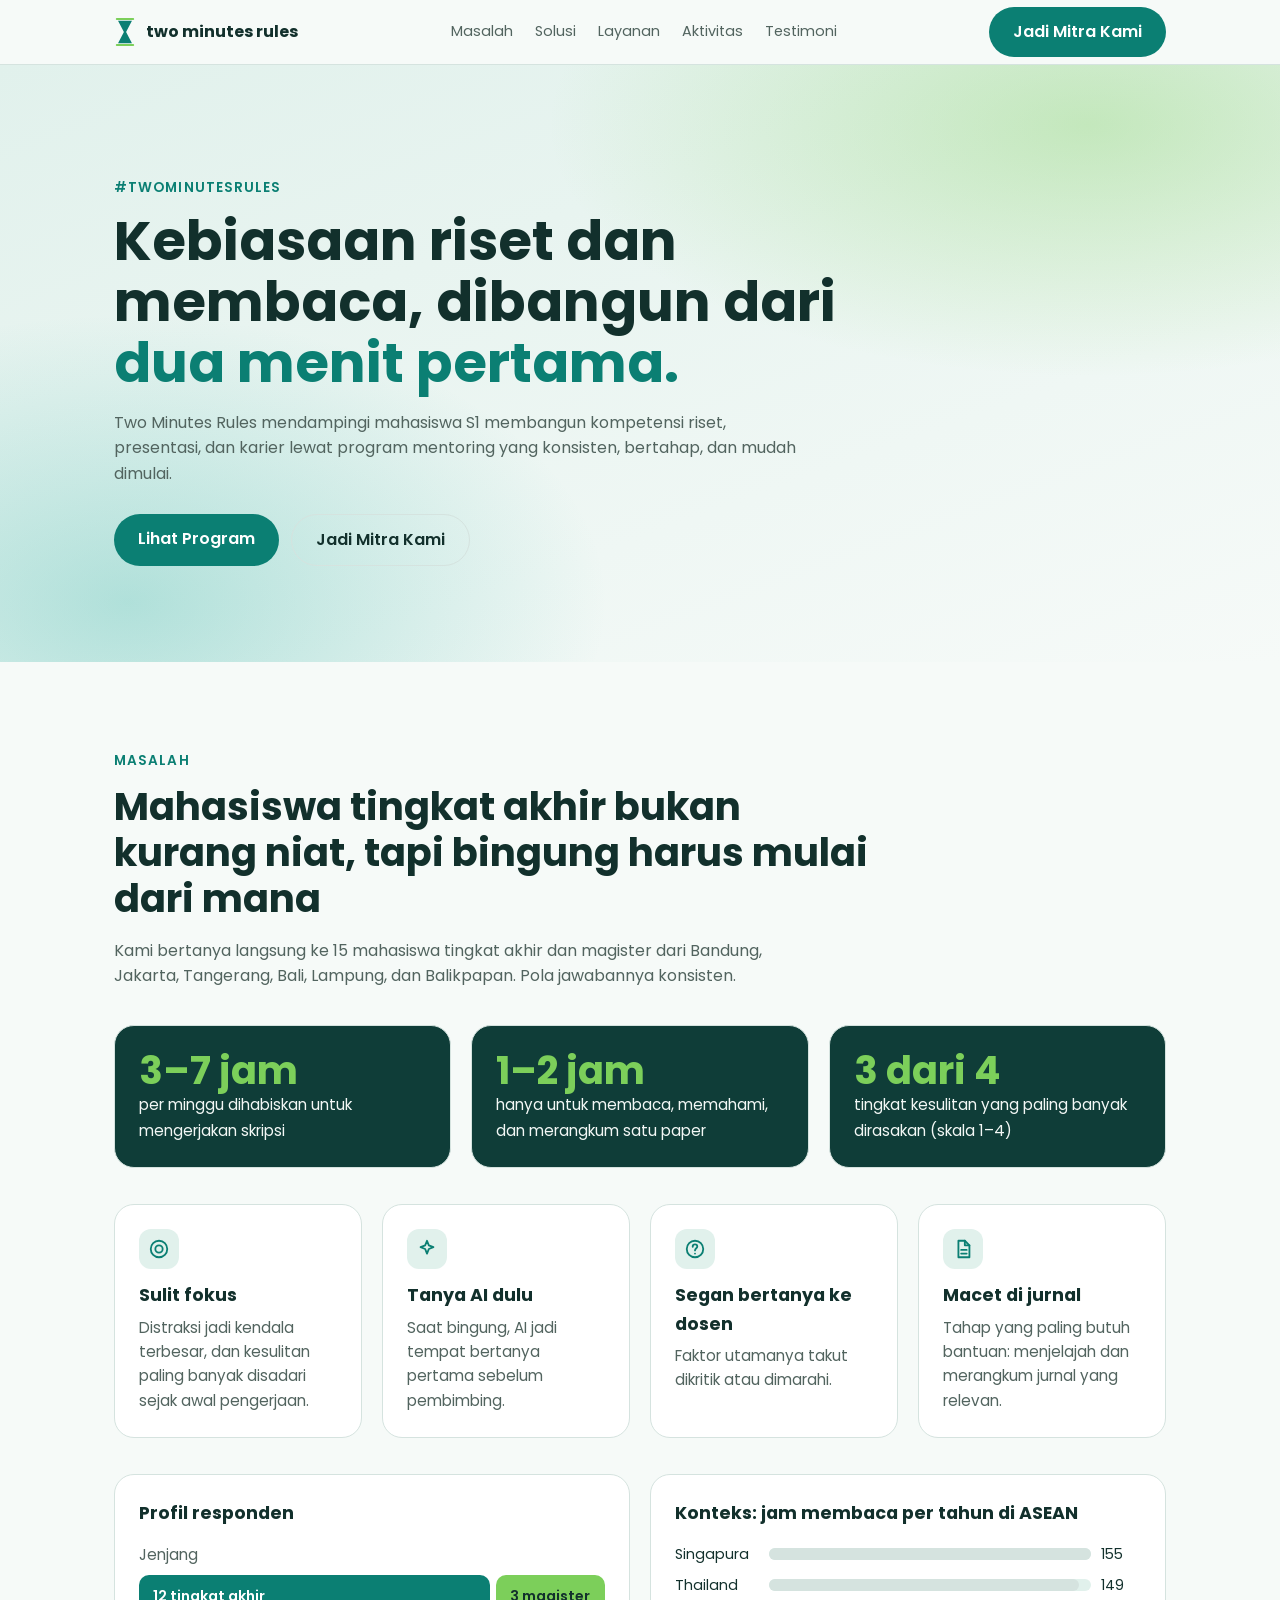
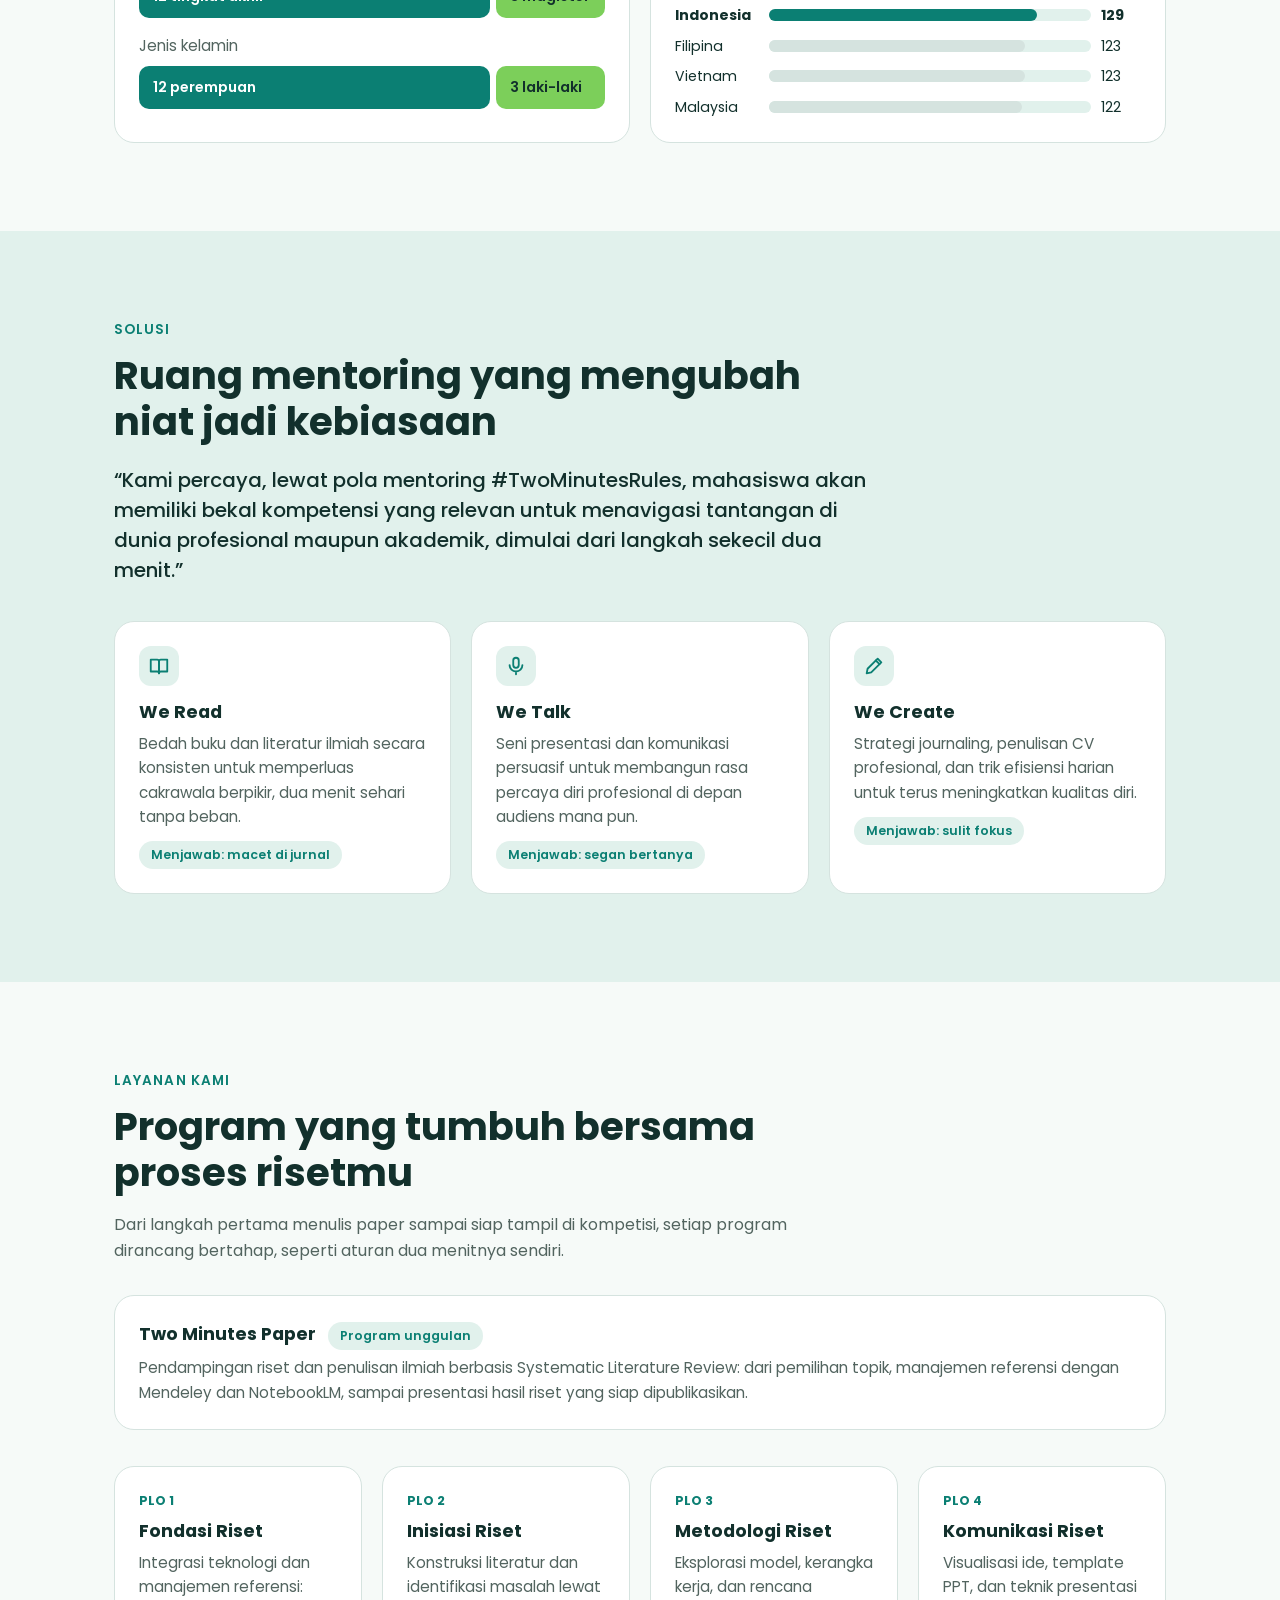
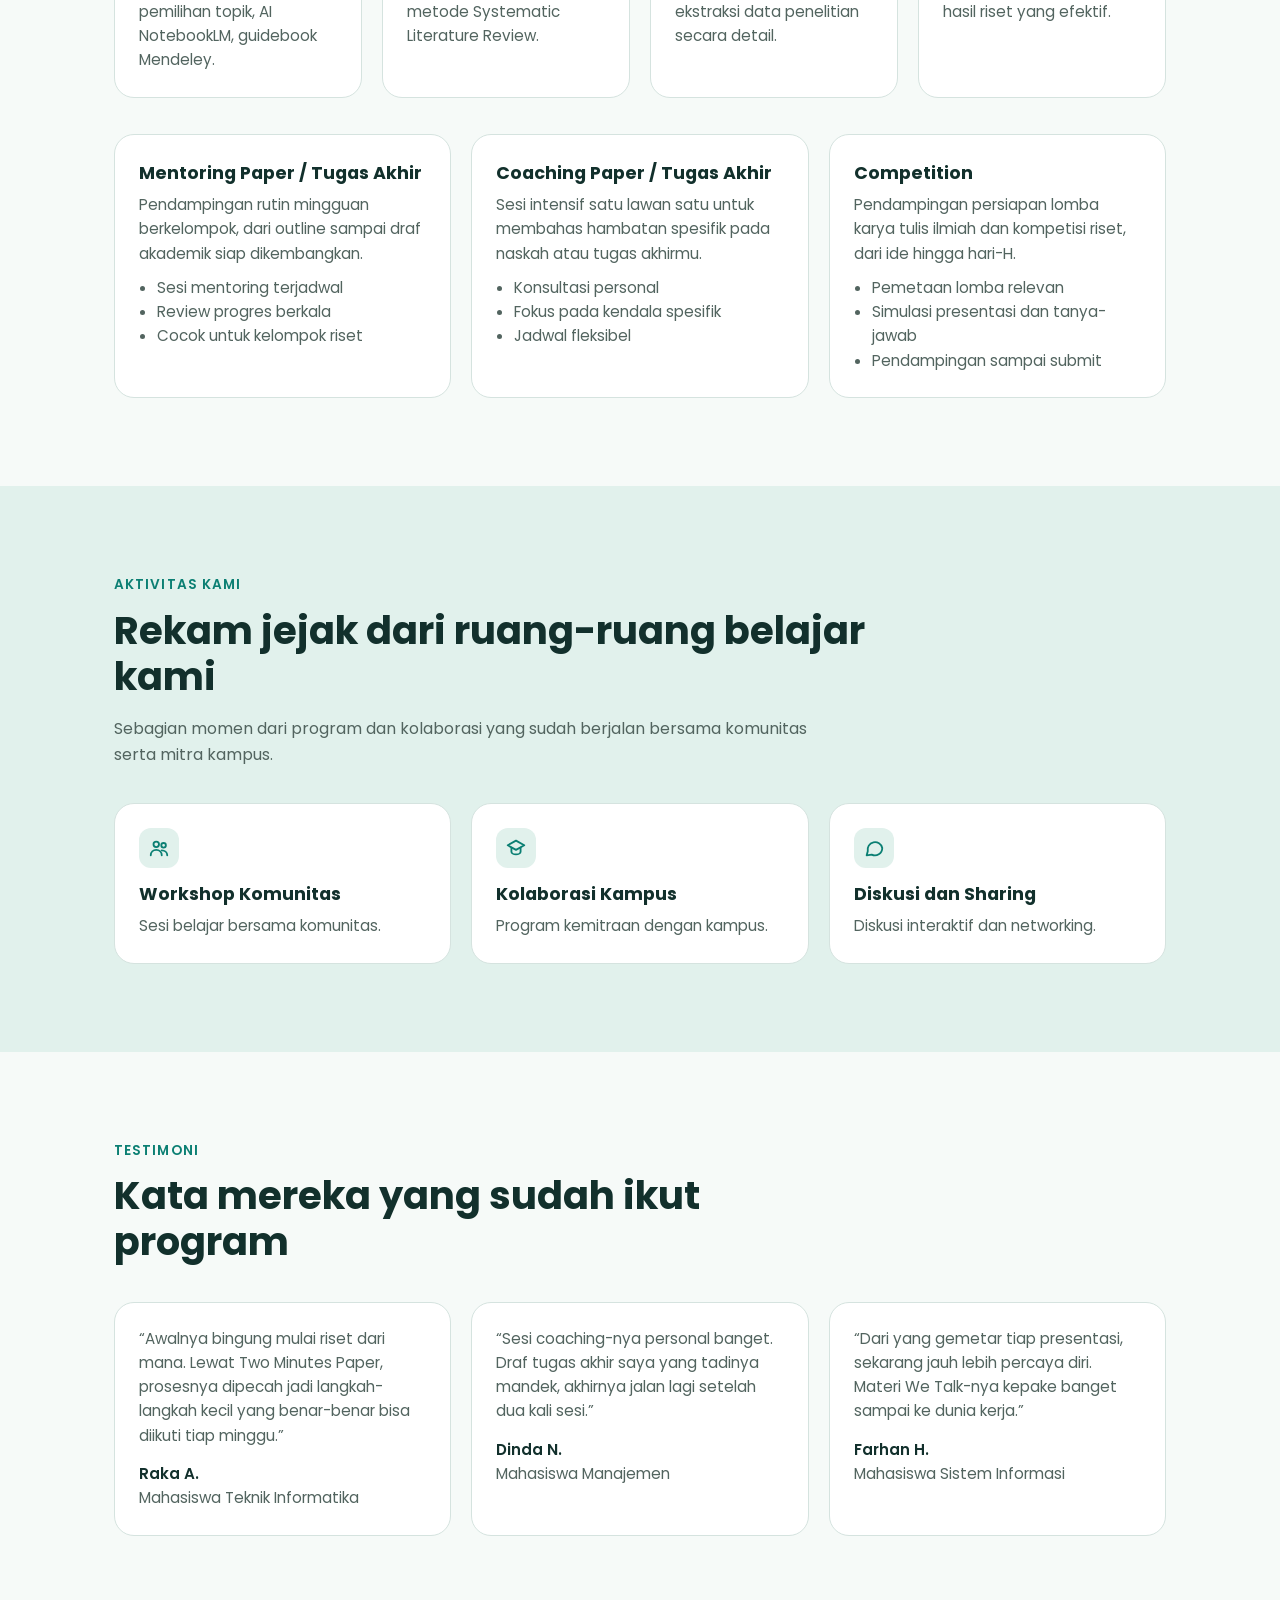
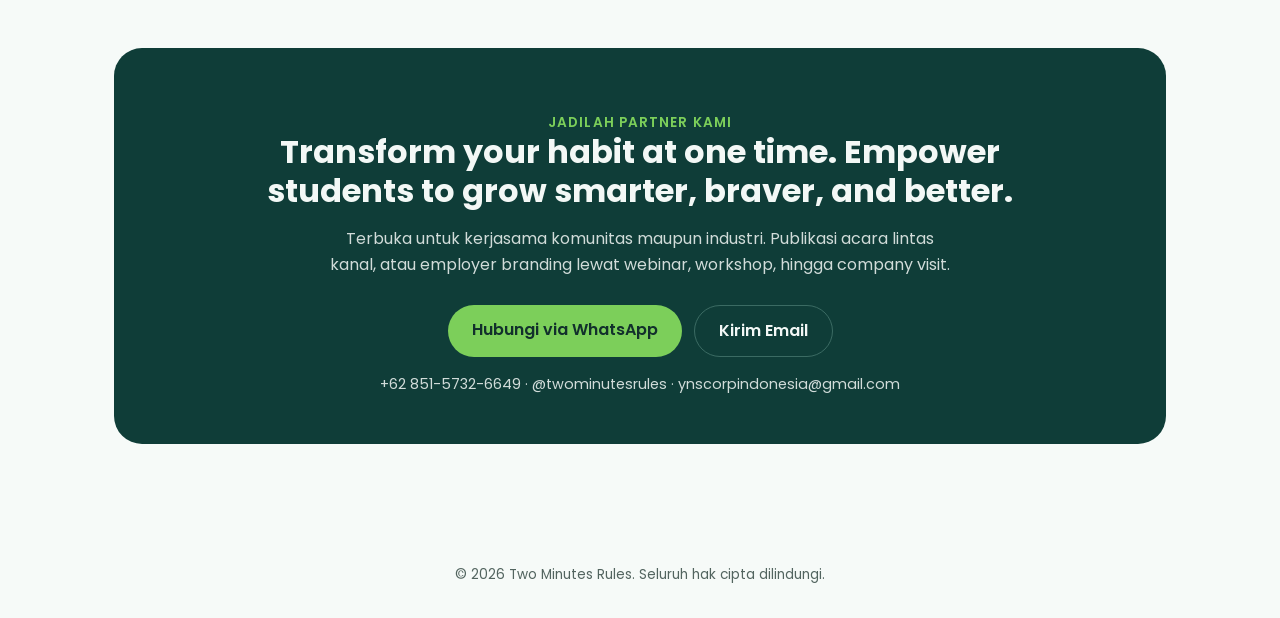
<file: index.html>
<!doctype html>
<html lang="id">
  <head>
    <meta charset="utf-8" />
    <meta
      name="viewport"
      content="width=device-width, initial-scale=1, viewport-fit=cover"
    />
    <title>Two Minutes Rules — Your Productivity Friend</title>
    <link rel="preconnect" href="https://fonts.googleapis.com" />
    <link
      rel="stylesheet"
      href="https://fonts.googleapis.com/css2?family=Poppins:wght@400;500;600;700&display=swap"
    />
    <link rel="stylesheet" href="index.css" />
  </head>
  <body>
    <header>
      <div class="w nav">
        <a class="logo" href="#top"
          ><svg width="22" height="30" viewBox="0 0 120 160" aria-hidden="true">
            <rect x="10" y="4" width="100" height="10" rx="5" fill="#7ccf5a" />
            <rect
              x="10"
              y="146"
              width="100"
              height="10"
              rx="5"
              fill="#7ccf5a"
            />
            <path d="M22 18H98L66 80L98 142H22L54 80Z" fill="#0b7f73" /></svg
          >two minutes rules</a
        >
        <nav>
          <a href="#masalah">Masalah</a><a href="#solusi">Solusi</a
          ><a href="#layanan">Layanan</a><a href="#aktivitas">Aktivitas</a
          ><a href="#testimoni">Testimoni</a>
        </nav>
        <a class="btn" href="#kontak">Jadi Mitra Kami</a>
      </div>
    </header>

    <main id="top">
      <section class="hero">
        <div class="w">
          <div>
            <p class="tag">#TwoMinutesRules</p>
            <h1>
              Kebiasaan riset dan membaca, dibangun dari
              <em>dua menit pertama.</em>
            </h1>
            <p class="lead">
              Two Minutes Rules mendampingi mahasiswa S1 membangun kompetensi
              riset, presentasi, dan karier lewat program mentoring yang
              konsisten, bertahap, dan mudah dimulai.
            </p>
            <div class="cta">
              <a class="btn" href="#layanan">Lihat Program</a
              ><a class="btn o" href="#kontak">Jadi Mitra Kami</a>
            </div>
          </div>
        </div>
      </section>

      <section id="masalah">
        <div class="w">
          <p class="tag">Masalah</p>
          <h2>
            Mahasiswa tingkat akhir bukan kurang niat, tapi bingung harus mulai
            dari mana
          </h2>
          <p class="lead">
            Kami bertanya langsung ke 15 mahasiswa tingkat akhir dan magister
            dari Bandung, Jakarta, Tangerang, Bali, Lampung, dan Balikpapan.
            Pola jawabannya konsisten.
          </p>
          <div class="g3">
            <div class="st">
              <b>3–7 jam</b
              ><span>per minggu dihabiskan untuk mengerjakan skripsi</span>
            </div>
            <div class="st">
              <b>1–2 jam</b
              ><span
                >hanya untuk membaca, memahami, dan merangkum satu paper</span
              >
            </div>
            <div class="st">
              <b>3 dari 4</b
              ><span
                >tingkat kesulitan yang paling banyak dirasakan (skala
                1–4)</span
              >
            </div>
          </div>
          <div class="g4">
            <div class="card">
              <div class="ico">
                <svg viewBox="0 0 24 24" aria-hidden="true">
                  <circle cx="12" cy="12" r="9" />
                  <circle cx="12" cy="12" r="4" />
                </svg>
              </div>
              <h4>Sulit fokus</h4>
              <p>
                Distraksi jadi kendala terbesar, dan kesulitan paling banyak
                disadari sejak awal pengerjaan.
              </p>
            </div>
            <div class="card">
              <div class="ico">
                <svg viewBox="0 0 24 24" aria-hidden="true">
                  <path d="M12 3l2 5 5 2-5 2-2 5-2-5-5-2 5-2z" />
                </svg>
              </div>
              <h4>Tanya AI dulu</h4>
              <p>
                Saat bingung, AI jadi tempat bertanya pertama sebelum
                pembimbing.
              </p>
            </div>
            <div class="card">
              <div class="ico">
                <svg viewBox="0 0 24 24" aria-hidden="true">
                  <circle cx="12" cy="12" r="9" />
                  <path
                    d="M9.5 9.5a2.5 2.5 0 115 0c0 1.5-2.5 2-2.5 4M12 17h.01"
                  />
                </svg>
              </div>
              <h4>Segan bertanya ke dosen</h4>
              <p>Faktor utamanya takut dikritik atau dimarahi.</p>
            </div>
            <div class="card">
              <div class="ico">
                <svg viewBox="0 0 24 24" aria-hidden="true">
                  <path d="M7 3h7l5 5v13H7z" />
                  <path d="M14 3v5h5M10 13h6M10 17h6" />
                </svg>
              </div>
              <h4>Macet di jurnal</h4>
              <p>
                Tahap yang paling butuh bantuan: menjelajah dan merangkum jurnal
                yang relevan.
              </p>
            </div>
          </div>
          <div class="g2">
            <div class="card">
              <h4>Profil responden</h4>
              <p class="lb">Jenjang</p>
              <div class="bar">
                <span class="b1" style="flex: 12">12 tingkat akhir</span
                ><span class="b2" style="flex: 3">3 magister</span>
              </div>
              <p class="lb">Jenis kelamin</p>
              <div class="bar">
                <span class="b1" style="flex: 12">12 perempuan</span
                ><span class="b2" style="flex: 3">3 laki-laki</span>
              </div>
            </div>
            <div class="card">
              <h4>Konteks: jam membaca per tahun di ASEAN</h4>
              <div class="chart" id="ch"></div>
            </div>
          </div>
        </div>
      </section>

      <section id="solusi" class="alt">
        <div class="w">
          <p class="tag">Solusi</p>
          <h2>Ruang mentoring yang mengubah niat jadi kebiasaan</h2>
          <p class="q" style="margin-top: 20px">
            “Kami percaya, lewat pola mentoring #TwoMinutesRules, mahasiswa akan
            memiliki bekal kompetensi yang relevan untuk menavigasi tantangan di
            dunia profesional maupun akademik, dimulai dari langkah sekecil dua
            menit.”
          </p>
          <div class="g3">
            <div class="card">
              <div class="ico">
                <svg viewBox="0 0 24 24" aria-hidden="true">
                  <path d="M3 5h7a2 2 0 012 2v13a2 2 0 00-2-2H3z" />
                  <path d="M21 5h-7a2 2 0 00-2 2v13a2 2 0 012-2h7z" />
                </svg>
              </div>
              <h3>We Read</h3>
              <p>
                Bedah buku dan literatur ilmiah secara konsisten untuk
                memperluas cakrawala berpikir, dua menit sehari tanpa beban.
              </p>
              <span class="chip">Menjawab: macet di jurnal</span>
            </div>
            <div class="card">
              <div class="ico">
                <svg viewBox="0 0 24 24" aria-hidden="true">
                  <rect x="9" y="3" width="6" height="11" rx="3" />
                  <path d="M5 11a7 7 0 0014 0M12 18v3" />
                </svg>
              </div>
              <h3>We Talk</h3>
              <p>
                Seni presentasi dan komunikasi persuasif untuk membangun rasa
                percaya diri profesional di depan audiens mana pun.
              </p>
              <span class="chip">Menjawab: segan bertanya</span>
            </div>
            <div class="card">
              <div class="ico">
                <svg viewBox="0 0 24 24" aria-hidden="true">
                  <path d="M4 20l1-5L16 4l4 4L9 19z" />
                  <path d="M14 6l4 4" />
                </svg>
              </div>
              <h3>We Create</h3>
              <p>
                Strategi journaling, penulisan CV profesional, dan trik
                efisiensi harian untuk terus meningkatkan kualitas diri.
              </p>
              <span class="chip">Menjawab: sulit fokus</span>
            </div>
          </div>
        </div>
      </section>

      <section id="layanan">
        <div class="w">
          <p class="tag">Layanan Kami</p>
          <h2>Program yang tumbuh bersama proses risetmu</h2>
          <p class="lead">
            Dari langkah pertama menulis paper sampai siap tampil di kompetisi,
            setiap program dirancang bertahap, seperti aturan dua menitnya
            sendiri.
          </p>
          <div class="card" style="margin-top: 32px">
            <h3>
              Two Minutes Paper
              <span class="chip" style="margin: 0 0 0 8px"
                >Program unggulan</span
              >
            </h3>
            <p>
              Pendampingan riset dan penulisan ilmiah berbasis Systematic
              Literature Review: dari pemilihan topik, manajemen referensi
              dengan Mendeley dan NotebookLM, sampai presentasi hasil riset yang
              siap dipublikasikan.
            </p>
          </div>
          <div class="g4 steps">
            <div class="card">
              <h4>Fondasi Riset</h4>
              <p>
                Integrasi teknologi dan manajemen referensi: pemilihan topik, AI
                NotebookLM, guidebook Mendeley.
              </p>
            </div>
            <div class="card">
              <h4>Inisiasi Riset</h4>
              <p>
                Konstruksi literatur dan identifikasi masalah lewat metode
                Systematic Literature Review.
              </p>
            </div>
            <div class="card">
              <h4>Metodologi Riset</h4>
              <p>
                Eksplorasi model, kerangka kerja, dan rencana ekstraksi data
                penelitian secara detail.
              </p>
            </div>
            <div class="card">
              <h4>Komunikasi Riset</h4>
              <p>
                Visualisasi ide, template PPT, dan teknik presentasi hasil riset
                yang efektif.
              </p>
            </div>
          </div>
          <div class="g3">
            <div class="card">
              <h3>Mentoring Paper / Tugas Akhir</h3>
              <p>
                Pendampingan rutin mingguan berkelompok, dari outline sampai
                draf akademik siap dikembangkan.
              </p>
              <ul>
                <li>Sesi mentoring terjadwal</li>
                <li>Review progres berkala</li>
                <li>Cocok untuk kelompok riset</li>
              </ul>
            </div>
            <div class="card">
              <h3>Coaching Paper / Tugas Akhir</h3>
              <p>
                Sesi intensif satu lawan satu untuk membahas hambatan spesifik
                pada naskah atau tugas akhirmu.
              </p>
              <ul>
                <li>Konsultasi personal</li>
                <li>Fokus pada kendala spesifik</li>
                <li>Jadwal fleksibel</li>
              </ul>
            </div>
            <div class="card">
              <h3>Competition</h3>
              <p>
                Pendampingan persiapan lomba karya tulis ilmiah dan kompetisi
                riset, dari ide hingga hari-H.
              </p>
              <ul>
                <li>Pemetaan lomba relevan</li>
                <li>Simulasi presentasi dan tanya-jawab</li>
                <li>Pendampingan sampai submit</li>
              </ul>
            </div>
          </div>
        </div>
      </section>

      <section id="aktivitas" class="alt">
        <div class="w">
          <p class="tag">Aktivitas Kami</p>
          <h2>Rekam jejak dari ruang-ruang belajar kami</h2>
          <p class="lead">
            Sebagian momen dari program dan kolaborasi yang sudah berjalan
            bersama komunitas serta mitra kampus.
          </p>
          <div class="g3">
            <div class="card">
              <div class="ico">
                <svg viewBox="0 0 24 24" aria-hidden="true">
                  <circle cx="9" cy="8" r="3" />
                  <circle cx="17" cy="9" r="2.5" />
                  <path
                    d="M3 20c0-3.5 2.7-6 6-6s6 2.5 6 6M15 14.5c3 0 6 2 6 5.5"
                  />
                </svg>
              </div>
              <h3>Workshop Komunitas</h3>
              <p>Sesi belajar bersama komunitas.</p>
            </div>
            <div class="card">
              <div class="ico">
                <svg viewBox="0 0 24 24" aria-hidden="true">
                  <path d="M3 9l9-5 9 5-9 5z" />
                  <path d="M7 11.5V16c0 1.5 2.2 3 5 3s5-1.5 5-3v-4.5" />
                </svg>
              </div>
              <h3>Kolaborasi Kampus</h3>
              <p>Program kemitraan dengan kampus.</p>
            </div>
            <div class="card">
              <div class="ico">
                <svg viewBox="0 0 24 24" aria-hidden="true">
                  <path
                    d="M21 12a8 8 0 01-11.5 7.2L4 20l1.2-4.5A8 8 0 1121 12z"
                  />
                </svg>
              </div>
              <h3>Diskusi dan Sharing</h3>
              <p>Diskusi interaktif dan networking.</p>
            </div>
          </div>
        </div>
      </section>

      <section id="testimoni">
        <div class="w">
          <p class="tag">Testimoni</p>
          <h2>Kata mereka yang sudah ikut program</h2>
          <div class="g3">
            <div class="card">
              <p>
                “Awalnya bingung mulai riset dari mana. Lewat Two Minutes Paper,
                prosesnya dipecah jadi langkah-langkah kecil yang benar-benar
                bisa diikuti tiap minggu.”
              </p>
              <p style="margin-top: 14px; color: var(--ink); font-weight: 600">
                Raka A.
              </p>
              <p>Mahasiswa Teknik Informatika</p>
            </div>
            <div class="card">
              <p>
                “Sesi coaching-nya personal banget. Draf tugas akhir saya yang
                tadinya mandek, akhirnya jalan lagi setelah dua kali sesi.”
              </p>
              <p style="margin-top: 14px; color: var(--ink); font-weight: 600">
                Dinda N.
              </p>
              <p>Mahasiswa Manajemen</p>
            </div>
            <div class="card">
              <p>
                “Dari yang gemetar tiap presentasi, sekarang jauh lebih percaya
                diri. Materi We Talk-nya kepake banget sampai ke dunia kerja.”
              </p>
              <p style="margin-top: 14px; color: var(--ink); font-weight: 600">
                Farhan H.
              </p>
              <p>Mahasiswa Sistem Informasi</p>
            </div>
          </div>
        </div>
      </section>

      <section id="kontak" style="padding-top: 24px">
        <div class="w">
          <div class="ft">
            <p class="tag" style="color: var(--lm)">Jadilah Partner Kami</p>
            <h2>
              Transform your habit at one time. Empower students to grow
              smarter, braver, and better.
            </h2>
            <p>
              Terbuka untuk kerjasama komunitas maupun industri. Publikasi acara
              lintas kanal, atau employer branding lewat webinar, workshop,
              hingga company visit.
            </p>
            <div class="cta" style="justify-content: center">
              <a class="btn" href="https://wa.me/6285157326649"
                >Hubungi via WhatsApp</a
              ><a class="btn o" href="mailto:ynscorpindonesia@gmail.com"
                >Kirim Email</a
              >
            </div>
            <p style="font-size: 0.9rem">
              +62 851-5732-6649 ·
              <a href="https://instagram.com/twominutesrules"
                >@twominutesrules</a
              >
              · ynscorpindonesia@gmail.com
            </p>
          </div>
        </div>
      </section>
    </main>
    <footer>© 2026 Two Minutes Rules. Seluruh hak cipta dilindungi.</footer>
    <script src="index.js"></script>
  </body>
</html>
</file>
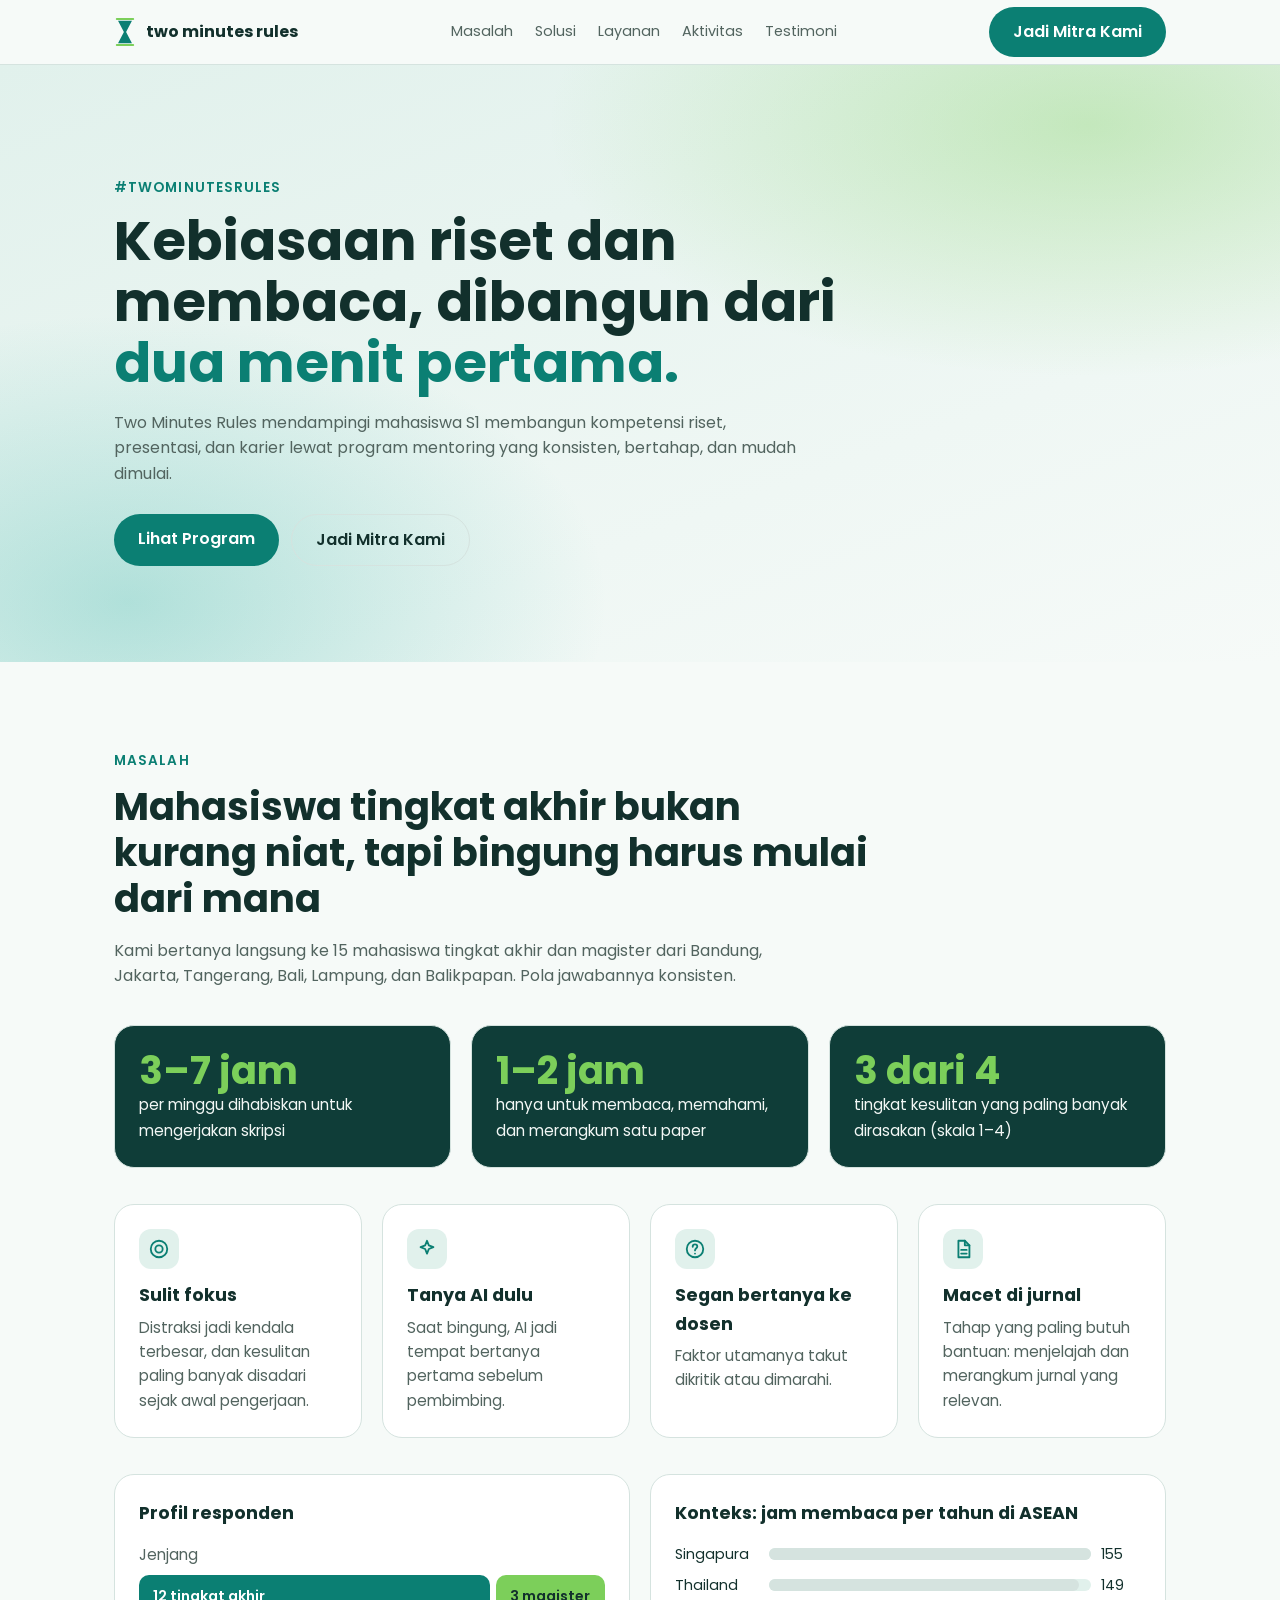
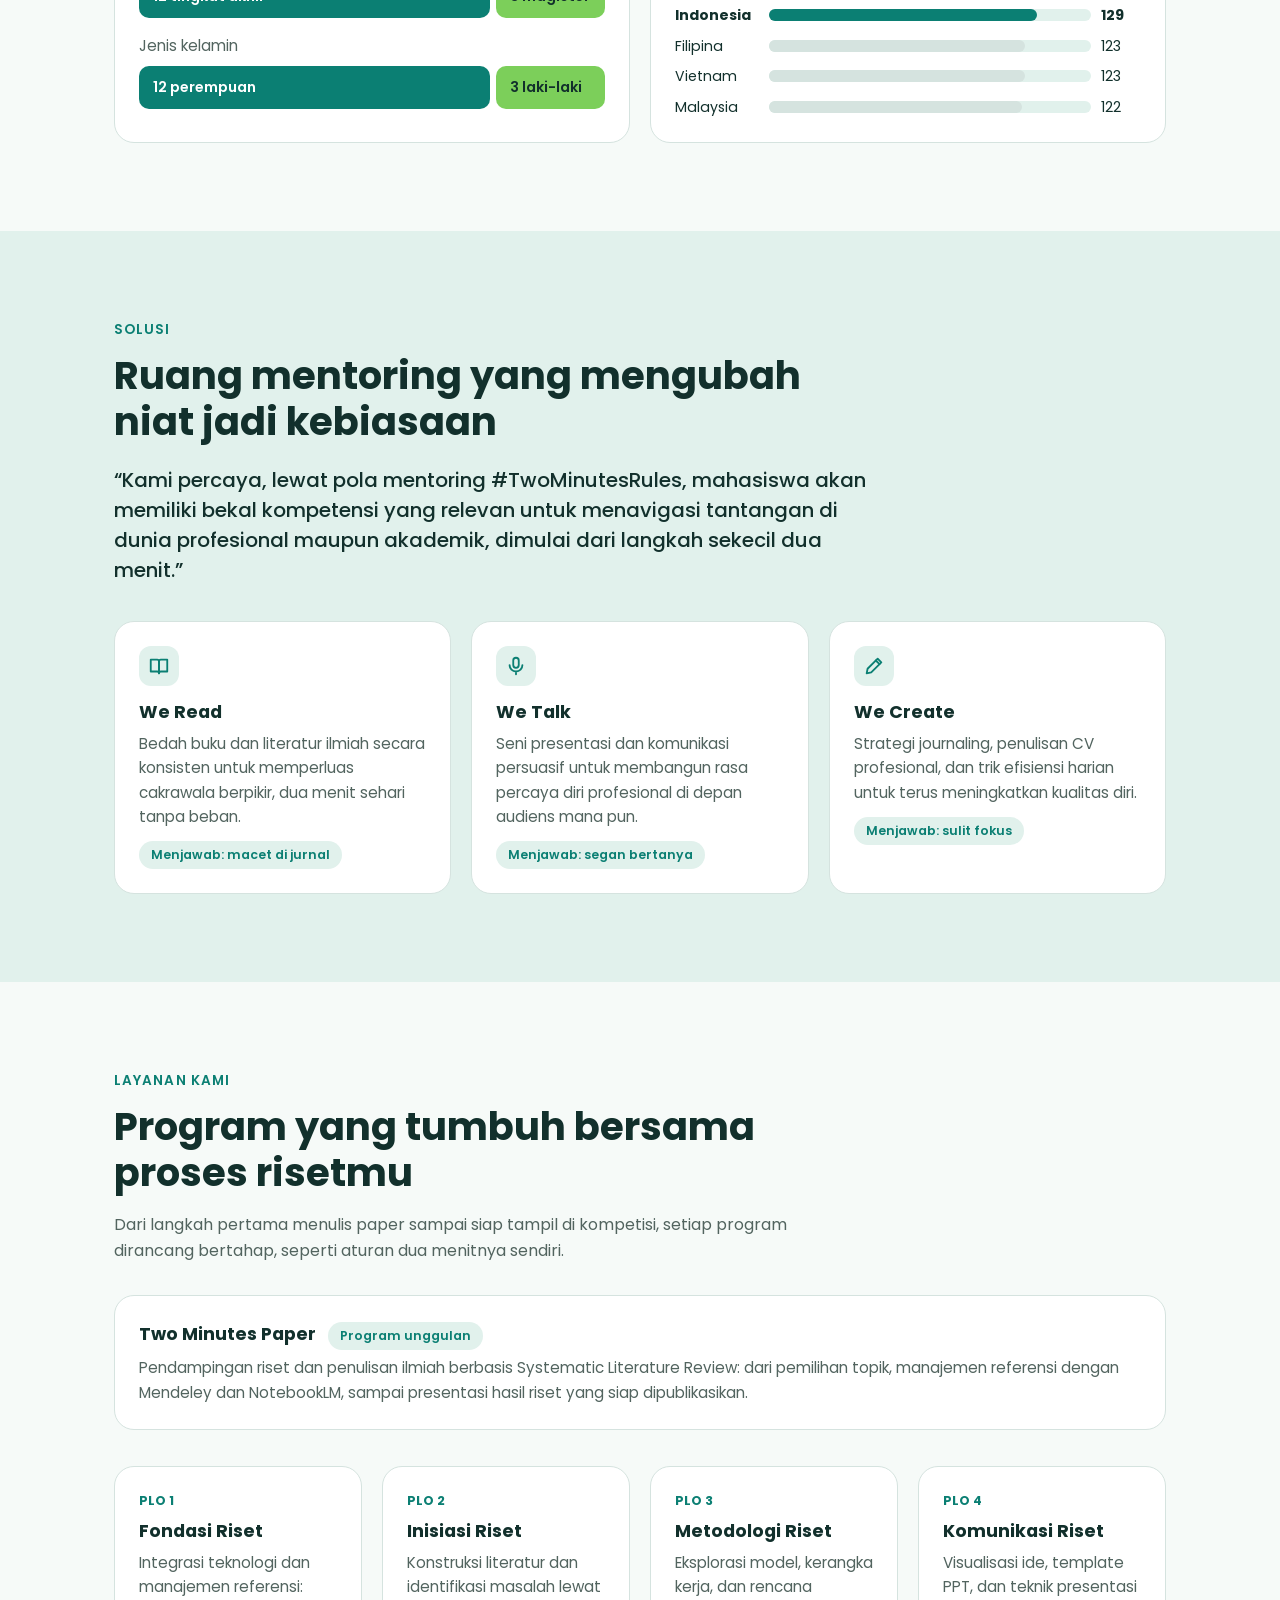
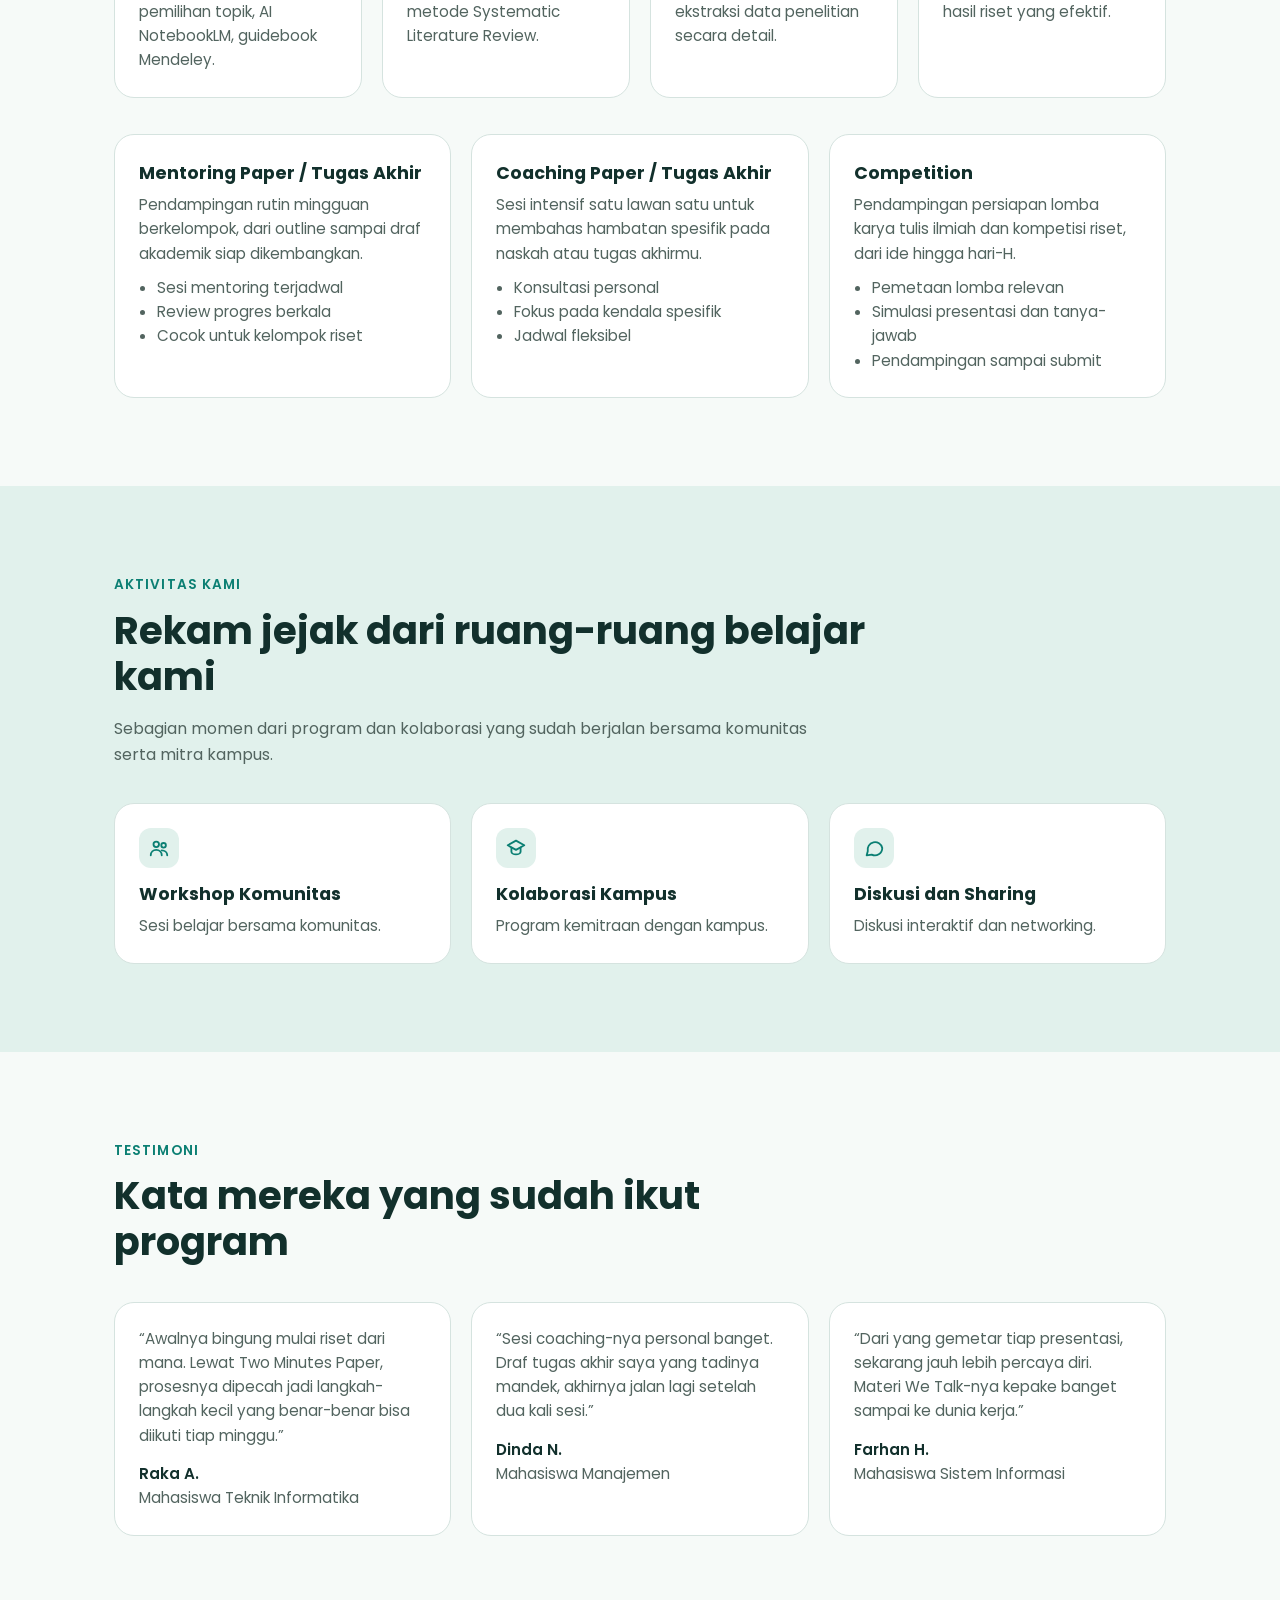
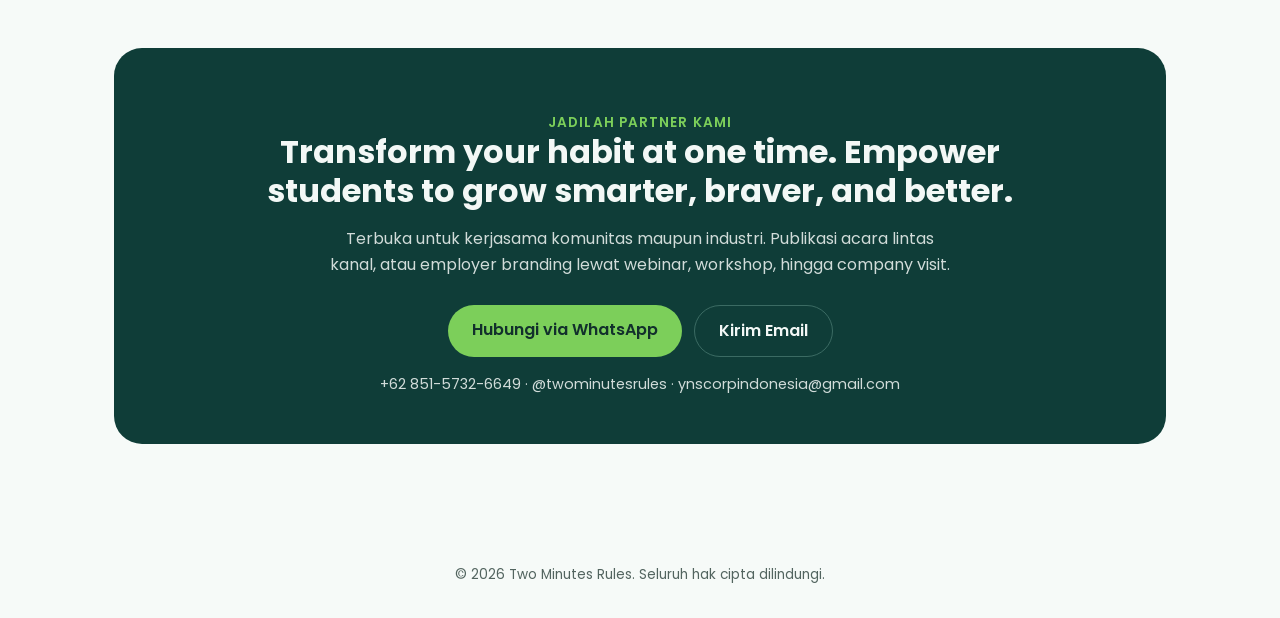
<file: landing_page.html>
<!doctype html>
<html lang="id">
  <head>
    <meta charset="utf-8" />
    <meta
      name="viewport"
      content="width=device-width, initial-scale=1, viewport-fit=cover"
    />
    <title>Two Minutes Rules — Your Productivity Friend</title>
    <link rel="preconnect" href="https://fonts.googleapis.com" />
    <link
      rel="stylesheet"
      href="https://fonts.googleapis.com/css2?family=Poppins:wght@400;500;600;700&display=swap"
    />
    <link rel="stylesheet" href="landing_page.css" />
  </head>
  <body>
    <header>
      <div class="w nav">
        <a class="logo" href="#top"
          ><svg width="22" height="30" viewBox="0 0 120 160" aria-hidden="true">
            <rect x="10" y="4" width="100" height="10" rx="5" fill="#7ccf5a" />
            <rect
              x="10"
              y="146"
              width="100"
              height="10"
              rx="5"
              fill="#7ccf5a"
            />
            <path d="M22 18H98L66 80L98 142H22L54 80Z" fill="#0b7f73" /></svg
          >two minutes rules</a
        >
        <nav>
          <a href="#masalah">Masalah</a><a href="#solusi">Solusi</a
          ><a href="#layanan">Layanan</a><a href="#aktivitas">Aktivitas</a
          ><a href="#testimoni">Testimoni</a>
        </nav>
        <a class="btn" href="#kontak">Jadi Mitra Kami</a>
      </div>
    </header>

    <main id="top">
      <section class="hero">
        <div class="w">
          <div>
            <p class="tag">#TwoMinutesRules</p>
            <h1>
              Kebiasaan riset dan membaca, dibangun dari
              <em>dua menit pertama.</em>
            </h1>
            <p class="lead">
              Two Minutes Rules mendampingi mahasiswa S1 membangun kompetensi
              riset, presentasi, dan karier lewat program mentoring yang
              konsisten, bertahap, dan mudah dimulai.
            </p>
            <div class="cta">
              <a class="btn" href="#layanan">Lihat Program</a
              ><a class="btn o" href="#kontak">Jadi Mitra Kami</a>
            </div>
          </div>
        </div>
      </section>

      <section id="masalah">
        <div class="w">
          <p class="tag">Masalah</p>
          <h2>
            Mahasiswa tingkat akhir bukan kurang niat, tapi bingung harus mulai
            dari mana
          </h2>
          <p class="lead">
            Kami bertanya langsung ke 15 mahasiswa tingkat akhir dan magister
            dari Bandung, Jakarta, Tangerang, Bali, Lampung, dan Balikpapan.
            Pola jawabannya konsisten.
          </p>
          <div class="g3">
            <div class="st">
              <b>3–7 jam</b
              ><span>per minggu dihabiskan untuk mengerjakan skripsi</span>
            </div>
            <div class="st">
              <b>1–2 jam</b
              ><span
                >hanya untuk membaca, memahami, dan merangkum satu paper</span
              >
            </div>
            <div class="st">
              <b>3 dari 4</b
              ><span
                >tingkat kesulitan yang paling banyak dirasakan (skala
                1–4)</span
              >
            </div>
          </div>
          <div class="g4">
            <div class="card">
              <div class="ico">
                <svg viewBox="0 0 24 24" aria-hidden="true">
                  <circle cx="12" cy="12" r="9" />
                  <circle cx="12" cy="12" r="4" />
                </svg>
              </div>
              <h4>Sulit fokus</h4>
              <p>
                Distraksi jadi kendala terbesar, dan kesulitan paling banyak
                disadari sejak awal pengerjaan.
              </p>
            </div>
            <div class="card">
              <div class="ico">
                <svg viewBox="0 0 24 24" aria-hidden="true">
                  <path d="M12 3l2 5 5 2-5 2-2 5-2-5-5-2 5-2z" />
                </svg>
              </div>
              <h4>Tanya AI dulu</h4>
              <p>
                Saat bingung, AI jadi tempat bertanya pertama sebelum
                pembimbing.
              </p>
            </div>
            <div class="card">
              <div class="ico">
                <svg viewBox="0 0 24 24" aria-hidden="true">
                  <circle cx="12" cy="12" r="9" />
                  <path
                    d="M9.5 9.5a2.5 2.5 0 115 0c0 1.5-2.5 2-2.5 4M12 17h.01"
                  />
                </svg>
              </div>
              <h4>Segan bertanya ke dosen</h4>
              <p>Faktor utamanya takut dikritik atau dimarahi.</p>
            </div>
            <div class="card">
              <div class="ico">
                <svg viewBox="0 0 24 24" aria-hidden="true">
                  <path d="M7 3h7l5 5v13H7z" />
                  <path d="M14 3v5h5M10 13h6M10 17h6" />
                </svg>
              </div>
              <h4>Macet di jurnal</h4>
              <p>
                Tahap yang paling butuh bantuan: menjelajah dan merangkum jurnal
                yang relevan.
              </p>
            </div>
          </div>
          <div class="g2">
            <div class="card">
              <h4>Profil responden</h4>
              <p class="lb">Jenjang</p>
              <div class="bar">
                <span class="b1" style="flex: 12">12 tingkat akhir</span
                ><span class="b2" style="flex: 3">3 magister</span>
              </div>
              <p class="lb">Jenis kelamin</p>
              <div class="bar">
                <span class="b1" style="flex: 12">12 perempuan</span
                ><span class="b2" style="flex: 3">3 laki-laki</span>
              </div>
            </div>
            <div class="card">
              <h4>Konteks: jam membaca per tahun di ASEAN</h4>
              <div class="chart" id="ch"></div>
            </div>
          </div>
        </div>
      </section>

      <section id="solusi" class="alt">
        <div class="w">
          <p class="tag">Solusi</p>
          <h2>Ruang mentoring yang mengubah niat jadi kebiasaan</h2>
          <p class="q" style="margin-top: 20px">
            “Kami percaya, lewat pola mentoring #TwoMinutesRules, mahasiswa akan
            memiliki bekal kompetensi yang relevan untuk menavigasi tantangan di
            dunia profesional maupun akademik, dimulai dari langkah sekecil dua
            menit.”
          </p>
          <div class="g3">
            <div class="card">
              <div class="ico">
                <svg viewBox="0 0 24 24" aria-hidden="true">
                  <path d="M3 5h7a2 2 0 012 2v13a2 2 0 00-2-2H3z" />
                  <path d="M21 5h-7a2 2 0 00-2 2v13a2 2 0 012-2h7z" />
                </svg>
              </div>
              <h3>We Read</h3>
              <p>
                Bedah buku dan literatur ilmiah secara konsisten untuk
                memperluas cakrawala berpikir, dua menit sehari tanpa beban.
              </p>
              <span class="chip">Menjawab: macet di jurnal</span>
            </div>
            <div class="card">
              <div class="ico">
                <svg viewBox="0 0 24 24" aria-hidden="true">
                  <rect x="9" y="3" width="6" height="11" rx="3" />
                  <path d="M5 11a7 7 0 0014 0M12 18v3" />
                </svg>
              </div>
              <h3>We Talk</h3>
              <p>
                Seni presentasi dan komunikasi persuasif untuk membangun rasa
                percaya diri profesional di depan audiens mana pun.
              </p>
              <span class="chip">Menjawab: segan bertanya</span>
            </div>
            <div class="card">
              <div class="ico">
                <svg viewBox="0 0 24 24" aria-hidden="true">
                  <path d="M4 20l1-5L16 4l4 4L9 19z" />
                  <path d="M14 6l4 4" />
                </svg>
              </div>
              <h3>We Create</h3>
              <p>
                Strategi journaling, penulisan CV profesional, dan trik
                efisiensi harian untuk terus meningkatkan kualitas diri.
              </p>
              <span class="chip">Menjawab: sulit fokus</span>
            </div>
          </div>
        </div>
      </section>

      <section id="layanan">
        <div class="w">
          <p class="tag">Layanan Kami</p>
          <h2>Program yang tumbuh bersama proses risetmu</h2>
          <p class="lead">
            Dari langkah pertama menulis paper sampai siap tampil di kompetisi,
            setiap program dirancang bertahap, seperti aturan dua menitnya
            sendiri.
          </p>
          <div class="card" style="margin-top: 32px">
            <h3>
              Two Minutes Paper
              <span class="chip" style="margin: 0 0 0 8px"
                >Program unggulan</span
              >
            </h3>
            <p>
              Pendampingan riset dan penulisan ilmiah berbasis Systematic
              Literature Review: dari pemilihan topik, manajemen referensi
              dengan Mendeley dan NotebookLM, sampai presentasi hasil riset yang
              siap dipublikasikan.
            </p>
          </div>
          <div class="g4 steps">
            <div class="card">
              <h4>Fondasi Riset</h4>
              <p>
                Integrasi teknologi dan manajemen referensi: pemilihan topik, AI
                NotebookLM, guidebook Mendeley.
              </p>
            </div>
            <div class="card">
              <h4>Inisiasi Riset</h4>
              <p>
                Konstruksi literatur dan identifikasi masalah lewat metode
                Systematic Literature Review.
              </p>
            </div>
            <div class="card">
              <h4>Metodologi Riset</h4>
              <p>
                Eksplorasi model, kerangka kerja, dan rencana ekstraksi data
                penelitian secara detail.
              </p>
            </div>
            <div class="card">
              <h4>Komunikasi Riset</h4>
              <p>
                Visualisasi ide, template PPT, dan teknik presentasi hasil riset
                yang efektif.
              </p>
            </div>
          </div>
          <div class="g3">
            <div class="card">
              <h3>Mentoring Paper / Tugas Akhir</h3>
              <p>
                Pendampingan rutin mingguan berkelompok, dari outline sampai
                draf akademik siap dikembangkan.
              </p>
              <ul>
                <li>Sesi mentoring terjadwal</li>
                <li>Review progres berkala</li>
                <li>Cocok untuk kelompok riset</li>
              </ul>
            </div>
            <div class="card">
              <h3>Coaching Paper / Tugas Akhir</h3>
              <p>
                Sesi intensif satu lawan satu untuk membahas hambatan spesifik
                pada naskah atau tugas akhirmu.
              </p>
              <ul>
                <li>Konsultasi personal</li>
                <li>Fokus pada kendala spesifik</li>
                <li>Jadwal fleksibel</li>
              </ul>
            </div>
            <div class="card">
              <h3>Competition</h3>
              <p>
                Pendampingan persiapan lomba karya tulis ilmiah dan kompetisi
                riset, dari ide hingga hari-H.
              </p>
              <ul>
                <li>Pemetaan lomba relevan</li>
                <li>Simulasi presentasi dan tanya-jawab</li>
                <li>Pendampingan sampai submit</li>
              </ul>
            </div>
          </div>
        </div>
      </section>

      <section id="aktivitas" class="alt">
        <div class="w">
          <p class="tag">Aktivitas Kami</p>
          <h2>Rekam jejak dari ruang-ruang belajar kami</h2>
          <p class="lead">
            Sebagian momen dari program dan kolaborasi yang sudah berjalan
            bersama komunitas serta mitra kampus.
          </p>
          <div class="g3">
            <div class="card">
              <div class="ico">
                <svg viewBox="0 0 24 24" aria-hidden="true">
                  <circle cx="9" cy="8" r="3" />
                  <circle cx="17" cy="9" r="2.5" />
                  <path
                    d="M3 20c0-3.5 2.7-6 6-6s6 2.5 6 6M15 14.5c3 0 6 2 6 5.5"
                  />
                </svg>
              </div>
              <h3>Workshop Komunitas</h3>
              <p>Sesi belajar bersama komunitas.</p>
            </div>
            <div class="card">
              <div class="ico">
                <svg viewBox="0 0 24 24" aria-hidden="true">
                  <path d="M3 9l9-5 9 5-9 5z" />
                  <path d="M7 11.5V16c0 1.5 2.2 3 5 3s5-1.5 5-3v-4.5" />
                </svg>
              </div>
              <h3>Kolaborasi Kampus</h3>
              <p>Program kemitraan dengan kampus.</p>
            </div>
            <div class="card">
              <div class="ico">
                <svg viewBox="0 0 24 24" aria-hidden="true">
                  <path
                    d="M21 12a8 8 0 01-11.5 7.2L4 20l1.2-4.5A8 8 0 1121 12z"
                  />
                </svg>
              </div>
              <h3>Diskusi dan Sharing</h3>
              <p>Diskusi interaktif dan networking.</p>
            </div>
          </div>
        </div>
      </section>

      <section id="testimoni">
        <div class="w">
          <p class="tag">Testimoni</p>
          <h2>Kata mereka yang sudah ikut program</h2>
          <div class="g3">
            <div class="card">
              <p>
                “Awalnya bingung mulai riset dari mana. Lewat Two Minutes Paper,
                prosesnya dipecah jadi langkah-langkah kecil yang benar-benar
                bisa diikuti tiap minggu.”
              </p>
              <p style="margin-top: 14px; color: var(--ink); font-weight: 600">
                Raka A.
              </p>
              <p>Mahasiswa Teknik Informatika</p>
            </div>
            <div class="card">
              <p>
                “Sesi coaching-nya personal banget. Draf tugas akhir saya yang
                tadinya mandek, akhirnya jalan lagi setelah dua kali sesi.”
              </p>
              <p style="margin-top: 14px; color: var(--ink); font-weight: 600">
                Dinda N.
              </p>
              <p>Mahasiswa Manajemen</p>
            </div>
            <div class="card">
              <p>
                “Dari yang gemetar tiap presentasi, sekarang jauh lebih percaya
                diri. Materi We Talk-nya kepake banget sampai ke dunia kerja.”
              </p>
              <p style="margin-top: 14px; color: var(--ink); font-weight: 600">
                Farhan H.
              </p>
              <p>Mahasiswa Sistem Informasi</p>
            </div>
          </div>
        </div>
      </section>

      <section id="kontak" style="padding-top: 24px">
        <div class="w">
          <div class="ft">
            <p class="tag" style="color: var(--lm)">Jadilah Partner Kami</p>
            <h2>
              Transform your habit at one time. Empower students to grow
              smarter, braver, and better.
            </h2>
            <p>
              Terbuka untuk kerjasama komunitas maupun industri. Publikasi acara
              lintas kanal, atau employer branding lewat webinar, workshop,
              hingga company visit.
            </p>
            <div class="cta" style="justify-content: center">
              <a class="btn" href="https://wa.me/6285157326649"
                >Hubungi via WhatsApp</a
              ><a class="btn o" href="mailto:ynscorpindonesia@gmail.com"
                >Kirim Email</a
              >
            </div>
            <p style="font-size: 0.9rem">
              +62 851-5732-6649 ·
              <a href="https://instagram.com/twominutesrules"
                >@twominutesrules</a
              >
              · ynscorpindonesia@gmail.com
            </p>
          </div>
        </div>
      </section>
    </main>
    <footer>© 2026 Two Minutes Rules. Seluruh hak cipta dilindungi.</footer>
    <script src="landing_page.js"></script>
  </body>
</html>
</file>
<file: index.css>
:root {
  --bg: #f6faf8;
  --sf: #ffffff;
  --ink: #12302c;
  --mu: #52645f;
  --ln: #d5e3df;
  --ac: #0b7f73;
  --btn: #ffffff;
  --mt: #e1f1ec;
  --lm: #7ccf5a;
  --dk: #0f3d38;
  --dki: #f3f8f6;
  box-sizing: border-box;
  padding-top: env(safe-area-inset-top, 0px);
  padding-bottom: env(safe-area-inset-bottom, 0px);
}
@media (prefers-color-scheme: dark) {
  :root:not([data-theme="light"]) {
    --bg: #0b1715;
    --sf: #12302c;
    --ink: #e8f3ef;
    --mu: #a9c2bb;
    --ln: #24453f;
    --ac: #4fd1be;
    --btn: #07221e;
    --mt: #163832;
    --dk: #07110f;
  }
}
:root[data-theme="dark"] {
  --bg: #0b1715;
  --sf: #12302c;
  --ink: #e8f3ef;
  --mu: #a9c2bb;
  --ln: #24453f;
  --ac: #4fd1be;
  --btn: #07221e;
  --mt: #163832;
  --dk: #07110f;
}
*,
*::before,
*::after {
  box-sizing: border-box;
}
html {
  scroll-behavior: smooth;
  scroll-padding-top: calc(env(safe-area-inset-top, 0px) + 72px);
}
body {
  margin: 0;
  background: var(--bg);
  color: var(--ink);
  font-family:
    "Poppins",
    system-ui,
    -apple-system,
    "Segoe UI",
    sans-serif;
  line-height: 1.6;
}
body::before {
  content: "";
  position: fixed;
  inset: 0 0 auto;
  height: env(safe-area-inset-top, 0px);
  background: var(--bg);
  z-index: 10;
}
h1,
h2,
h3,
h4,
p {
  margin: 0;
}
a {
  color: inherit;
  text-decoration: none;
}
.w {
  max-width: 1100px;
  margin: 0 auto;
  padding: 0 24px;
}
header {
  position: sticky;
  top: env(safe-area-inset-top, 0px);
  z-index: 11;
  background: var(--bg);
  border-bottom: 1px solid var(--ln);
}
.nav {
  display: flex;
  align-items: center;
  justify-content: space-between;
  height: 64px;
}
.logo {
  display: flex;
  align-items: center;
  gap: 10px;
  font-weight: 700;
}
nav {
  display: flex;
  gap: 22px;
  font-size: 0.9rem;
  color: var(--mu);
}
nav a:hover {
  color: var(--ac);
}
.btn {
  display: inline-block;
  padding: 12px 24px;
  border-radius: 999px;
  font-weight: 600;
  background: var(--ac);
  color: var(--btn);
}
.btn.o {
  background: transparent;
  color: var(--ink);
  border: 1.5px solid var(--ln);
}
section {
  padding: 88px 0;
}
.tag {
  color: var(--ac);
  font-weight: 600;
  font-size: 0.85rem;
  letter-spacing: 0.08em;
  text-transform: uppercase;
  margin-bottom: 12px;
}
h2 {
  font-size: clamp(1.7rem, 3.6vw, 2.4rem);
  line-height: 1.2;
  font-weight: 700;
  max-width: 760px;
}
.lead {
  color: var(--mu);
  max-width: 700px;
  margin-top: 16px;
}
.hero {
  background:
    radial-gradient(
      900px 420px at 85% 10%,
      rgba(124, 207, 90, 0.35),
      transparent 60%
    ),
    radial-gradient(
      800px 480px at 10% 90%,
      rgba(20, 168, 154, 0.28),
      transparent 60%
    ),
    linear-gradient(160deg, var(--mt), var(--bg));
  padding: 112px 0 96px;
}
.hero h1 {
  max-width: 820px;
}
h1 {
  font-size: clamp(2.1rem, 5vw, 3.4rem);
  line-height: 1.12;
  font-weight: 700;
}
h1 em {
  font-style: normal;
  color: var(--ac);
}
.cta {
  display: flex;
  gap: 12px;
  flex-wrap: wrap;
  margin-top: 28px;
}

.g3,
.g4,
.g2 {
  display: grid;
  gap: 20px;
  margin-top: 36px;
}
.g3 {
  grid-template-columns: repeat(3, 1fr);
}
.g4 {
  grid-template-columns: repeat(4, 1fr);
}
.g2 {
  grid-template-columns: repeat(2, 1fr);
}
.card {
  background: var(--sf);
  border: 1px solid var(--ln);
  border-radius: 20px;
  padding: 24px;
}
.card h3,
.card h4 {
  font-size: 1.1rem;
  margin-bottom: 6px;
}
.card p,
.card li {
  color: var(--mu);
  font-size: 0.95rem;
}
.card ul {
  margin: 10px 0 0;
  padding-left: 18px;
}
.st {
  background: var(--dk);
  color: var(--dki);
  border: 1px solid var(--ln);
  border-radius: 20px;
  padding: 24px;
}
.st b {
  display: block;
  font-size: 2.4rem;
  line-height: 1.1;
  color: var(--lm);
}
.st span {
  font-size: 0.95rem;
}
.ico {
  width: 40px;
  height: 40px;
  border-radius: 12px;
  background: var(--mt);
  color: var(--ac);
  display: grid;
  place-items: center;
  margin-bottom: 12px;
}
.ico svg {
  width: 22px;
  height: 22px;
  fill: none;
  stroke: currentColor;
  stroke-width: 2;
  stroke-linecap: round;
  stroke-linejoin: round;
}
.bar {
  display: flex;
  gap: 6px;
  margin-top: 8px;
  font-size: 0.88rem;
  font-weight: 600;
}
.bar span {
  padding: 10px 14px;
  border-radius: 10px;
}
.b1 {
  background: var(--ac);
  color: var(--btn);
}
.b2 {
  background: var(--lm);
  color: #12302c;
}
.lb {
  font-size: 0.85rem;
  color: var(--mu);
  margin-top: 16px;
}
.note {
  font-size: 0.82rem;
  color: var(--mu);
  margin-top: 20px;
}
.chart {
  display: grid;
  gap: 8px;
  margin-top: 16px;
}
.row {
  display: grid;
  grid-template-columns: 84px 1fr 40px;
  gap: 10px;
  align-items: center;
  font-size: 0.88rem;
}
.trk {
  height: 12px;
  border-radius: 6px;
  background: var(--mt);
}
.trk i {
  display: block;
  height: 100%;
  border-radius: 6px;
  background: var(--ln);
}
.row.me .trk i {
  background: var(--ac);
}
.row.me {
  font-weight: 700;
}
.q {
  font-size: 1.25rem;
  font-weight: 500;
  max-width: 760px;
  line-height: 1.5;
}
.chip {
  display: inline-block;
  margin-top: 12px;
  font-size: 0.78rem;
  font-weight: 600;
  background: var(--mt);
  color: var(--ac);
  padding: 4px 12px;
  border-radius: 999px;
}
.steps {
  counter-reset: s;
}
.steps .card {
  position: relative;
}
.steps .card::before {
  counter-increment: s;
  content: "PLO " counter(s);
  font-size: 0.78rem;
  font-weight: 700;
  color: var(--ac);
  display: block;
  margin-bottom: 6px;
}
.alt {
  background: var(--mt);
}
.alt .card {
  background: var(--sf);
}
.ft {
  background: var(--dk);
  color: var(--dki);
  border-radius: 28px;
  padding: 48px;
  text-align: center;
}
.ft h2 {
  margin: 0 auto;
  font-size: clamp(1.5rem, 3vw, 2rem);
}
.ft p {
  max-width: 620px;
  margin: 16px auto 0;
  opacity: 0.85;
}
.ft .btn {
  background: var(--lm);
  color: #12302c;
}
.ft .btn.o {
  background: transparent;
  color: var(--dki);
  border-color: #3b6b63;
}
footer {
  padding: 32px 0;
  color: var(--mu);
  font-size: 0.85rem;
  text-align: center;
}
.rv {
  opacity: 0;
  transform: translateY(24px);
  transition:
    opacity 0.6s ease,
    transform 0.6s ease;
}
.rv.in {
  opacity: 1;
  transform: none;
}
#bar {
  position: fixed;
  top: env(safe-area-inset-top, 0px);
  left: 0;
  height: 3px;
  width: 0;
  background: var(--ac);
  z-index: 12;
}
header.sc {
  box-shadow: 0 6px 24px rgba(0, 0, 0, 0.08);
}
.trk i {
  transition: width 0.9s ease;
}
@media (prefers-reduced-motion: reduce) {
  .rv {
    opacity: 1;
    transform: none;
    transition: none;
  }
  .trk i {
    transition: none;
  }
}
@media (max-width: 860px) {
  nav {
    display: none;
  }
  .g3,
  .g4,
  .g2 {
    grid-template-columns: 1fr;
  }
  .g4 {
    grid-template-columns: 1fr 1fr;
  }
  section {
    padding: 64px 0;
  }
  .ft {
    padding: 32px 20px;
  }
}
@media (max-width: 520px) {
  .g4 {
    grid-template-columns: 1fr;
  }
}
</file>
<file: landing_page.css>
:root {
  --bg: #f6faf8;
  --sf: #ffffff;
  --ink: #12302c;
  --mu: #52645f;
  --ln: #d5e3df;
  --ac: #0b7f73;
  --btn: #ffffff;
  --mt: #e1f1ec;
  --lm: #7ccf5a;
  --dk: #0f3d38;
  --dki: #f3f8f6;
  box-sizing: border-box;
  padding-top: env(safe-area-inset-top, 0px);
  padding-bottom: env(safe-area-inset-bottom, 0px);
}
@media (prefers-color-scheme: dark) {
  :root:not([data-theme="light"]) {
    --bg: #0b1715;
    --sf: #12302c;
    --ink: #e8f3ef;
    --mu: #a9c2bb;
    --ln: #24453f;
    --ac: #4fd1be;
    --btn: #07221e;
    --mt: #163832;
    --dk: #07110f;
  }
}
:root[data-theme="dark"] {
  --bg: #0b1715;
  --sf: #12302c;
  --ink: #e8f3ef;
  --mu: #a9c2bb;
  --ln: #24453f;
  --ac: #4fd1be;
  --btn: #07221e;
  --mt: #163832;
  --dk: #07110f;
}
*,
*::before,
*::after {
  box-sizing: border-box;
}
html {
  scroll-behavior: smooth;
  scroll-padding-top: calc(env(safe-area-inset-top, 0px) + 72px);
}
body {
  margin: 0;
  background: var(--bg);
  color: var(--ink);
  font-family:
    "Poppins",
    system-ui,
    -apple-system,
    "Segoe UI",
    sans-serif;
  line-height: 1.6;
}
body::before {
  content: "";
  position: fixed;
  inset: 0 0 auto;
  height: env(safe-area-inset-top, 0px);
  background: var(--bg);
  z-index: 10;
}
h1,
h2,
h3,
h4,
p {
  margin: 0;
}
a {
  color: inherit;
  text-decoration: none;
}
.w {
  max-width: 1100px;
  margin: 0 auto;
  padding: 0 24px;
}
header {
  position: sticky;
  top: env(safe-area-inset-top, 0px);
  z-index: 11;
  background: var(--bg);
  border-bottom: 1px solid var(--ln);
}
.nav {
  display: flex;
  align-items: center;
  justify-content: space-between;
  height: 64px;
}
.logo {
  display: flex;
  align-items: center;
  gap: 10px;
  font-weight: 700;
}
nav {
  display: flex;
  gap: 22px;
  font-size: 0.9rem;
  color: var(--mu);
}
nav a:hover {
  color: var(--ac);
}
.btn {
  display: inline-block;
  padding: 12px 24px;
  border-radius: 999px;
  font-weight: 600;
  background: var(--ac);
  color: var(--btn);
}
.btn.o {
  background: transparent;
  color: var(--ink);
  border: 1.5px solid var(--ln);
}
section {
  padding: 88px 0;
}
.tag {
  color: var(--ac);
  font-weight: 600;
  font-size: 0.85rem;
  letter-spacing: 0.08em;
  text-transform: uppercase;
  margin-bottom: 12px;
}
h2 {
  font-size: clamp(1.7rem, 3.6vw, 2.4rem);
  line-height: 1.2;
  font-weight: 700;
  max-width: 760px;
}
.lead {
  color: var(--mu);
  max-width: 700px;
  margin-top: 16px;
}
.hero {
  background:
    radial-gradient(
      900px 420px at 85% 10%,
      rgba(124, 207, 90, 0.35),
      transparent 60%
    ),
    radial-gradient(
      800px 480px at 10% 90%,
      rgba(20, 168, 154, 0.28),
      transparent 60%
    ),
    linear-gradient(160deg, var(--mt), var(--bg));
  padding: 112px 0 96px;
}
.hero h1 {
  max-width: 820px;
}
h1 {
  font-size: clamp(2.1rem, 5vw, 3.4rem);
  line-height: 1.12;
  font-weight: 700;
}
h1 em {
  font-style: normal;
  color: var(--ac);
}
.cta {
  display: flex;
  gap: 12px;
  flex-wrap: wrap;
  margin-top: 28px;
}

.g3,
.g4,
.g2 {
  display: grid;
  gap: 20px;
  margin-top: 36px;
}
.g3 {
  grid-template-columns: repeat(3, 1fr);
}
.g4 {
  grid-template-columns: repeat(4, 1fr);
}
.g2 {
  grid-template-columns: repeat(2, 1fr);
}
.card {
  background: var(--sf);
  border: 1px solid var(--ln);
  border-radius: 20px;
  padding: 24px;
}
.card h3,
.card h4 {
  font-size: 1.1rem;
  margin-bottom: 6px;
}
.card p,
.card li {
  color: var(--mu);
  font-size: 0.95rem;
}
.card ul {
  margin: 10px 0 0;
  padding-left: 18px;
}
.st {
  background: var(--dk);
  color: var(--dki);
  border: 1px solid var(--ln);
  border-radius: 20px;
  padding: 24px;
}
.st b {
  display: block;
  font-size: 2.4rem;
  line-height: 1.1;
  color: var(--lm);
}
.st span {
  font-size: 0.95rem;
}
.ico {
  width: 40px;
  height: 40px;
  border-radius: 12px;
  background: var(--mt);
  color: var(--ac);
  display: grid;
  place-items: center;
  margin-bottom: 12px;
}
.ico svg {
  width: 22px;
  height: 22px;
  fill: none;
  stroke: currentColor;
  stroke-width: 2;
  stroke-linecap: round;
  stroke-linejoin: round;
}
.bar {
  display: flex;
  gap: 6px;
  margin-top: 8px;
  font-size: 0.88rem;
  font-weight: 600;
}
.bar span {
  padding: 10px 14px;
  border-radius: 10px;
}
.b1 {
  background: var(--ac);
  color: var(--btn);
}
.b2 {
  background: var(--lm);
  color: #12302c;
}
.lb {
  font-size: 0.85rem;
  color: var(--mu);
  margin-top: 16px;
}
.note {
  font-size: 0.82rem;
  color: var(--mu);
  margin-top: 20px;
}
.chart {
  display: grid;
  gap: 8px;
  margin-top: 16px;
}
.row {
  display: grid;
  grid-template-columns: 84px 1fr 40px;
  gap: 10px;
  align-items: center;
  font-size: 0.88rem;
}
.trk {
  height: 12px;
  border-radius: 6px;
  background: var(--mt);
}
.trk i {
  display: block;
  height: 100%;
  border-radius: 6px;
  background: var(--ln);
}
.row.me .trk i {
  background: var(--ac);
}
.row.me {
  font-weight: 700;
}
.q {
  font-size: 1.25rem;
  font-weight: 500;
  max-width: 760px;
  line-height: 1.5;
}
.chip {
  display: inline-block;
  margin-top: 12px;
  font-size: 0.78rem;
  font-weight: 600;
  background: var(--mt);
  color: var(--ac);
  padding: 4px 12px;
  border-radius: 999px;
}
.steps {
  counter-reset: s;
}
.steps .card {
  position: relative;
}
.steps .card::before {
  counter-increment: s;
  content: "PLO " counter(s);
  font-size: 0.78rem;
  font-weight: 700;
  color: var(--ac);
  display: block;
  margin-bottom: 6px;
}
.alt {
  background: var(--mt);
}
.alt .card {
  background: var(--sf);
}
.ft {
  background: var(--dk);
  color: var(--dki);
  border-radius: 28px;
  padding: 48px;
  text-align: center;
}
.ft h2 {
  margin: 0 auto;
  font-size: clamp(1.5rem, 3vw, 2rem);
}
.ft p {
  max-width: 620px;
  margin: 16px auto 0;
  opacity: 0.85;
}
.ft .btn {
  background: var(--lm);
  color: #12302c;
}
.ft .btn.o {
  background: transparent;
  color: var(--dki);
  border-color: #3b6b63;
}
footer {
  padding: 32px 0;
  color: var(--mu);
  font-size: 0.85rem;
  text-align: center;
}
.rv {
  opacity: 0;
  transform: translateY(24px);
  transition:
    opacity 0.6s ease,
    transform 0.6s ease;
}
.rv.in {
  opacity: 1;
  transform: none;
}
#bar {
  position: fixed;
  top: env(safe-area-inset-top, 0px);
  left: 0;
  height: 3px;
  width: 0;
  background: var(--ac);
  z-index: 12;
}
header.sc {
  box-shadow: 0 6px 24px rgba(0, 0, 0, 0.08);
}
.trk i {
  transition: width 0.9s ease;
}
@media (prefers-reduced-motion: reduce) {
  .rv {
    opacity: 1;
    transform: none;
    transition: none;
  }
  .trk i {
    transition: none;
  }
}
@media (max-width: 860px) {
  nav {
    display: none;
  }
  .g3,
  .g4,
  .g2 {
    grid-template-columns: 1fr;
  }
  .g4 {
    grid-template-columns: 1fr 1fr;
  }
  section {
    padding: 64px 0;
  }
  .ft {
    padding: 32px 20px;
  }
}
@media (max-width: 520px) {
  .g4 {
    grid-template-columns: 1fr;
  }
}
</file>
